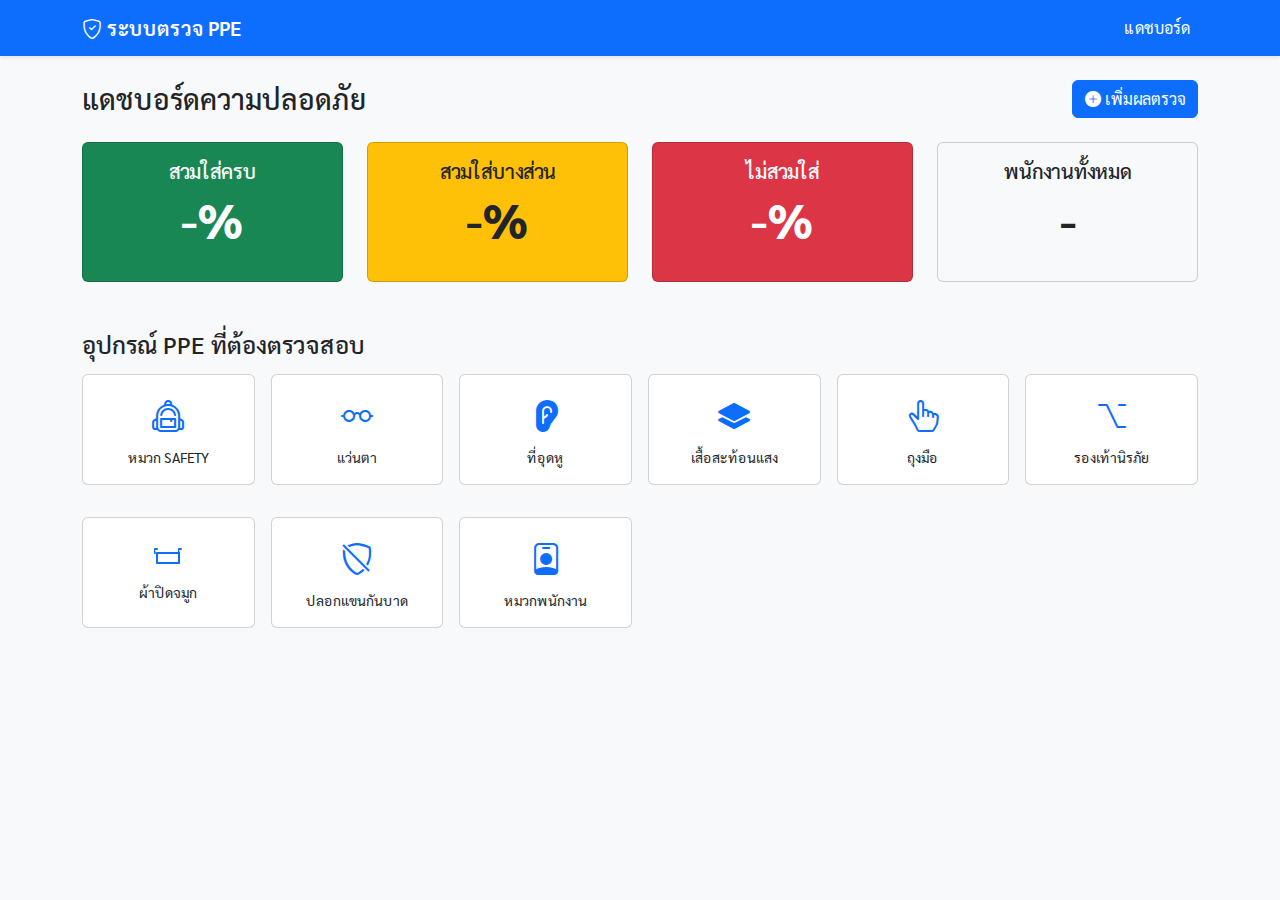
<file: index.html>
<!DOCTYPE html>
<html lang="th">
<head>
    <meta charset="UTF-8">
    <meta name="viewport" content="width=device-width, initial-scale=1.0">
    <title>Dashboard - ระบบตรวจ PPE</title>
    <link href="https://cdn.jsdelivr.net/npm/bootstrap@5.3.3/dist/css/bootstrap.min.css" rel="stylesheet">
    <link rel="stylesheet" href="https://cdn.jsdelivr.net/npm/bootstrap-icons@1.11.3/font/bootstrap-icons.min.css">
    <link rel="preconnect" href="https://fonts.googleapis.com">
    <link rel="preconnect" href="https://fonts.gstatic.com" crossorigin>
    <link href="https://fonts.googleapis.com/css2?family=Sarabun:wght@400;600;700&display=swap" rel="stylesheet">
    <link rel="stylesheet" href="css/style.css">
</head>
<body>

    <nav class="navbar navbar-expand-lg navbar-dark bg-primary shadow-sm">
        <div class="container">
            <a class="navbar-brand" href="index.html"><i class="bi bi-shield-check"></i> ระบบตรวจ PPE</a>
            <button class="navbar-toggler" type="button" data-bs-toggle="collapse" data-bs-target="#navbarNav">
                <span class="navbar-toggler-icon"></span>
            </button>
            <div class="collapse navbar-collapse" id="navbarNav">
                <ul class="navbar-nav ms-auto">
                    <li class="nav-item"><a class="nav-link active" href="index.html">แดชบอร์ด</a></li>

                </ul>
            </div>
        </div>
    </nav>

    <main class="container mt-4">
        <div class="d-flex justify-content-between align-items-center mb-4">
            <h1 class="h3 mb-0">แดชบอร์ดความปลอดภัย</h1>
            <a href="form.html" class="btn btn-primary"><i class="bi bi-plus-circle-fill"></i> เพิ่มผลตรวจ</a>
        </div>
        
        <div class="row g-4">
            <div class="col-lg-3 col-md-6">
                <div class="card text-center text-white bg-success h-100">
                    <div class="card-body">
                        <h5 class="card-title">สวมใส่ครบ</h5>
                        <p class="display-4 fw-bold" id="percent-complete">-%</p>
                    </div>
                </div>
            </div>
            <div class="col-lg-3 col-md-6">
                <div class="card text-center text-dark bg-warning h-100">
                    <div class="card-body">
                        <h5 class="card-title">สวมใส่บางส่วน</h5>
                        <p class="display-4 fw-bold" id="percent-partial">-%</p>
                    </div>
                </div>
            </div>
            <div class="col-lg-3 col-md-6">
                <div class="card text-center text-white bg-danger h-100">
                    <div class="card-body">
                        <h5 class="card-title">ไม่สวมใส่</h5>
                        <p class="display-4 fw-bold" id="percent-none">-%</p>
                    </div>
                </div>
            </div>
            <div class="col-lg-3 col-md-6">
                <div id="total-employees-card" class="card text-center text-dark bg-light h-100" style="cursor: pointer;" data-bs-toggle="modal" data-bs-target="#allInspectionsModal">
                    <div class="card-body">
                        <h5 class="card-title">พนักงานทั้งหมด</h5>
                        <p class="display-4 fw-bold" id="total-employees">-</p>
                    </div>
                </div>
            </div>
        </div>
        
<!-- Static PPE Items Section -->
        <h2 class="h4 mt-5 mb-3">อุปกรณ์ PPE ที่ต้องตรวจสอบ</h2>
        <div class="row g-3 text-center">
            <!-- หมวก SAFETY -->
            <div class="col-4 col-lg-2 col-md-3 mb-3">
                <div class="card p-3 h-100 d-flex flex-column justify-content-center align-items-center">
                    <i class="bi bi-backpack2 fs-2 text-primary"></i>
                    <small class="mt-2">หมวก SAFETY</small>
                </div>
            </div>
            <!-- แว่นตา -->
            <div class="col-4 col-lg-2 col-md-3 mb-3">
                <div class="card p-3 h-100 d-flex flex-column justify-content-center align-items-center">
                    <i class="bi bi-eyeglasses fs-2 text-primary"></i>
                    <small class="mt-2">แว่นตา</small>
                </div>
            </div>
            <!-- ที่อุดหู -->
            <div class="col-4 col-lg-2 col-md-3 mb-3">
                <div class="card p-3 h-100 d-flex flex-column justify-content-center align-items-center">
                    <i class="bi bi-ear-fill fs-2 text-primary"></i>
                    <small class="mt-2">ที่อุดหู</small>
                </div>
            </div>
            <!-- เสื้อสะท้อนแสง -->
            <div class="col-4 col-lg-2 col-md-3 mb-3">
                <div class="card p-3 h-100 d-flex flex-column justify-content-center align-items-center">
                    <i class="bi bi-layers-fill fs-2 text-primary"></i>
                    <small class="mt-2">เสื้อสะท้อนแสง</small>
                </div>
            </div>
             <!-- ถุงมือ -->
            <div class="col-4 col-lg-2 col-md-3 mb-3">
                <div class="card p-3 h-100 d-flex flex-column justify-content-center align-items-center">
                    <i class="bi bi-hand-index-thumb fs-2 text-primary"></i>
                    <small class="mt-2">ถุงมือ</small>
                </div>
            </div>
            <!-- รองเท้านิรภัย -->
            <div class="col-4 col-lg-2 col-md-3 mb-3">
                <div class="card p-3 h-100 d-flex flex-column justify-content-center align-items-center">
                    <i class="bi bi-option fs-2 text-primary"></i>
                    <small class="mt-2">รองเท้านิรภัย</small>
                </div>
            </div>
            <!-- ผ้าปิดจมูก -->
            <div class="col-4 col-lg-2 col-md-3 mb-3">
                 <div class="card p-3 h-100 d-flex flex-column justify-content-center align-items-center">
                    <svg xmlns="http://www.w3.org/2000/svg" width="32" height="32" fill="currentColor" class="bi text-primary" viewBox="0 0 16 16">
                        <path d="M13.5 5h-11a.5.5 0 0 0-.5.5v5a.5.5 0 0 0 .5.5h11a.5.5 0 0 0 .5-.5v-5a.5.5 0 0 0-.5-.5M13 10H3V6h10z"/>
                        <path d="M2 5.5a.5.5 0 0 1-1 0v-2A.5.5 0 0 1 1.5 3h1a.5.5 0 0 1 0 1h-1z"/>
                        <path d="M14 5.5a.5.5 0 0 1-1 0v-2a.5.5 0 0 1 .5-.5h1a.5.5 0 0 1 0 1h-1z"/>
                    </svg>
                    <small class="mt-2">ผ้าปิดจมูก</small>
                </div>
            </div>
             <!-- ปลอกแขนกันบาด -->
            <div class="col-4 col-lg-2 col-md-3 mb-3">
                <div class="card p-3 h-100 d-flex flex-column justify-content-center align-items-center">
                     <i class="bi bi-shield-slash fs-2 text-primary"></i>
                    <small class="mt-2">ปลอกแขนกันบาด</small>
                </div>
            </div>
             <!-- หมวกพนักงาน -->
            <div class="col-4 col-lg-2 col-md-3 mb-3">
                <div class="card p-3 h-100 d-flex flex-column justify-content-center align-items-center">
                     <i class="bi bi-person-badge fs-2 text-primary"></i>
                    <small class="mt-2">หมวกพนักงาน</small>
                </div>
            </div>
        </div>

    </main>

    <!-- Modal สำหรับแสดงประวัติการตรวจทั้งหมด -->
    <div class="modal fade" id="allInspectionsModal" tabindex="-1" aria-labelledby="allInspectionsModalLabel" aria-hidden="true">
        <div class="modal-dialog modal-xl modal-dialog-scrollable">
            <div class="modal-content">
                <div class="modal-header">
                    <h5 class="modal-title" id="allInspectionsModalLabel">ประวัติการตรวจทั้งหมด</h5>
                    <button type="button" class="btn-close" data-bs-dismiss="modal" aria-label="Close"></button>
                </div>
                <div class="modal-body">
                    <div class="table-responsive">
                        <table class="table table-striped table-hover">
                            <thead>
                                <tr>
                                    <th>วันที่/เวลา</th>
                                    <th>ชื่อ-สกุล</th>
                                    <th>แผนก</th>
                                    <th>ตำแหน่ง</th>
                                    <th>พื้นที่</th>
                                    <th>สถานะ</th>
                                    <th>ผู้ตรวจ</th>
                                </tr>
                            </thead>
                            <tbody id="all-inspections-table-body">
                                <!-- ข้อมูลจะถูกโหลดมาใส่ที่นี่ -->
                            </tbody>
                        </table>
                    </div>
                </div>
                <div class="modal-footer">
                    <button type="button" class="btn btn-secondary" data-bs-dismiss="modal">ปิด</button>
                </div>
            </div>
        </div>
    </div>

    <!-- Modal สำหรับแสดงรายละเอียดการตรวจ 1 รายการ -->
    <div class="modal fade" id="inspectionDetailModal" tabindex="-1" aria-labelledby="inspectionDetailModalLabel" aria-hidden="true">
        <div class="modal-dialog modal-lg">
            <div class="modal-content">
                <div class="modal-header">
                    <h5 class="modal-title" id="inspectionDetailModalLabel">รายละเอียดการตรวจ</h5>
                    <button type="button" class="btn-close" data-bs-dismiss="modal" aria-label="Close"></button>
                </div>
                <div class="modal-body" id="inspectionDetailModalBody">
                    <!-- รายละเอียดจะถูกโหลดมาใส่ที่นี่โดย JavaScript -->
                </div>
                <div class="modal-footer">
                    <button type="button" class="btn btn-secondary" data-bs-dismiss="modal">ปิด</button>
                </div>
            </div>
        </div>
    </div>

    <script src="https://cdn.jsdelivr.net/npm/bootstrap@5.3.3/dist/js/bootstrap.bundle.min.js"></script>
    <script src="js/dashboard.js"></script>
</body>
</html>
</file>
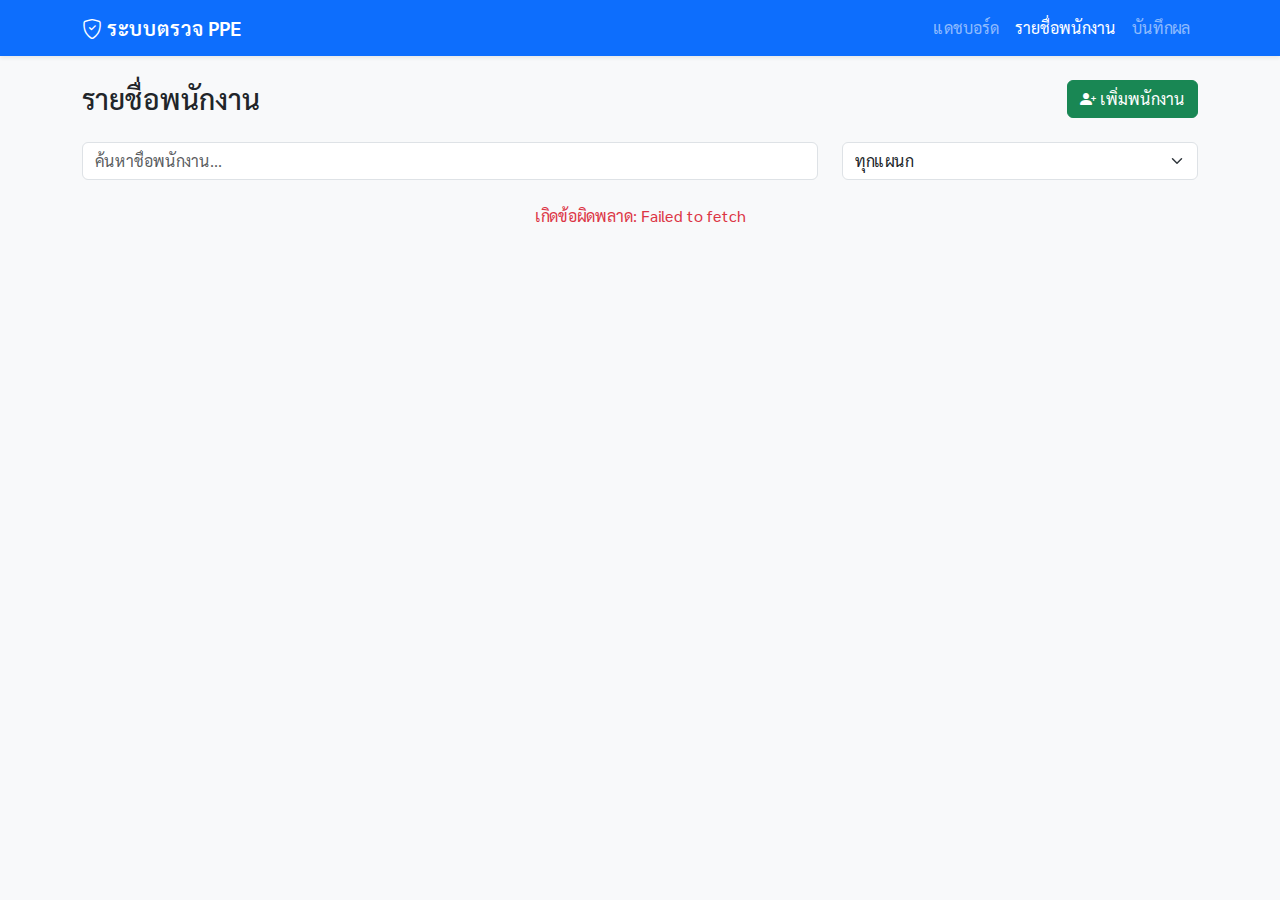
<file: employees.html>
<!DOCTYPE html>
<html lang="th">
<head>
    <meta charset="UTF-8">
    <meta name="viewport" content="width=device-width, initial-scale=1.0">
    <title>รายชื่อพนักงาน - ระบบตรวจ PPE</title>
    <link href="https://cdn.jsdelivr.net/npm/bootstrap@5.3.3/dist/css/bootstrap.min.css" rel="stylesheet">
    <link rel="stylesheet" href="https://cdn.jsdelivr.net/npm/bootstrap-icons@1.11.3/font/bootstrap-icons.min.css">
    <!-- Google Fonts -->
    <link rel="preconnect" href="https://fonts.googleapis.com">
    <link rel="preconnect" href="https://fonts.gstatic.com" crossorigin>
    <link href="https://fonts.googleapis.com/css2?family=Sarabun:wght@400;600;700&display=swap" rel="stylesheet">
    <link rel="stylesheet" href="css/style.css">
</head>
<body>

    <nav class="navbar navbar-expand-lg navbar-dark bg-primary shadow-sm">
        <div class="container">
            <a class="navbar-brand" href="index.html"><i class="bi bi-shield-check"></i> ระบบตรวจ PPE</a>
            <button class="navbar-toggler" type="button" data-bs-toggle="collapse" data-bs-target="#navbarNav">
                <span class="navbar-toggler-icon"></span>
            </button>
            <div class="collapse navbar-collapse" id="navbarNav">
                <ul class="navbar-nav ms-auto">
                    <li class="nav-item">
                        <a class="nav-link" href="index.html">แดชบอร์ด</a>
                    </li>
                    <li class="nav-item">
                        <a class="nav-link active" href="employees.html">รายชื่อพนักงาน</a>
                    </li>
                    <li class="nav-item">
                        <a class="nav-link" href="form.html">บันทึกผล</a>
                    </li>
               
                    
                </ul>
            </div>
        </div>
    </nav>

    <main class="container mt-4">
        <div class="d-flex justify-content-between align-items-center mb-4">
            <h1 class="h3 mb-0">รายชื่อพนักงาน</h1>
            <button class="btn btn-success" data-bs-toggle="modal" data-bs-target="#addEmployeeModal">
                <i class="bi bi-person-plus-fill"></i> เพิ่มพนักงาน
            </button>
        </div>

        <!-- Filters and Search -->
        <div class="row mb-4">
            <div class="col-md-8">
                <input type="text" id="searchInput" class="form-control" placeholder="ค้นหาชื่อพนักงาน...">
            </div>
            <div class="col-md-4">
                <select id="departmentFilter" class="form-select">
                    <option value="">ทุกแผนก</option>
                </select>
            </div>
        </div>

        <!-- Employee List Container -->
        <div id="employee-list-container" class="row g-4">
            <div id="loading-spinner" class="text-center">
                <div class="spinner-border text-primary" role="status">
                    <span class="visually-hidden">Loading...</span>
                </div>
                <p>กำลังโหลดข้อมูล...</p>
            </div>
        </div>
    </main>

    <!-- Template สำหรับการ์ดสรุปของพนักงาน -->
    <template id="employee-card-template">
        <div class="col-md-6 col-lg-4">
            <div class="card h-100 employee-summary-card" style="cursor: pointer;" data-bs-toggle="modal" data-bs-target="#inspectionHistoryModal">
                <div class="card-body pb-2">
                    <div class="d-flex justify-content-between align-items-start">
                        <div>
                            <h5 class="card-title mb-0 employee-name">ชื่อ-นามสกุล</h5>
                            <small class="text-muted employee-department">แผนก - รหัส</small>
                        </div>
                        <span class="badge latest-status-badge">สถานะล่าสุด</span>
                    </div>
                </div>
                <div class="card-footer bg-transparent border-top-0 pt-0">
                     <div class="text-muted small last-inspection-date">วันที่ตรวจล่าสุด: -</div>
                     <div class="text-muted small inspection-count-display">จำนวนครั้งที่ตรวจ: 0 ครั้ง</div>
                </div>
            </div>
        </div>
    </template>

    <!-- Modal สำหรับแสดงประวัติการตรวจทั้งหมด -->
    <div class="modal fade" id="inspectionHistoryModal" tabindex="-1" aria-labelledby="inspectionHistoryModalLabel" aria-hidden="true">
        <div class="modal-dialog modal-lg modal-dialog-scrollable">
            <div class="modal-content">
                <div class="modal-header">
                    <h5 class="modal-title" id="inspectionHistoryModalLabel">ประวัติการตรวจของ: <span></span></h5>
                    <button type="button" class="btn-close" data-bs-dismiss="modal" aria-label="Close"></button>
                </div>
                <div class="modal-body">
                    <div class="accordion" id="inspectionAccordion">
                        <!-- รายการประวัติจะถูกสร้างโดย JS ที่นี่ -->
                    </div>
                </div>
                <div class="modal-footer">
                    <button type="button" class="btn btn-secondary" data-bs-dismiss="modal">ปิด</button>
                </div>
            </div>
        </div>
    </div>

    <!-- (แก้ไข) Modal เพิ่มพนักงาน -->
    <div class="modal fade" id="addEmployeeModal" tabindex="-1" aria-labelledby="addEmployeeModalLabel" aria-hidden="true">
        <div class="modal-dialog">
            <div class="modal-content">
                <div class="modal-header">
                    <h5 class="modal-title" id="addEmployeeModalLabel">เพิ่มพนักงานใหม่</h5>
                    <button type="button" class="btn-close" data-bs-dismiss="modal" aria-label="Close"></button>
                </div>
                <div class="modal-body">
                    <form id="modal-add-employee-form">
                        <div class="mb-3">
                            <label for="modal-employee-name" class="form-label">ชื่อ-นามสกุล</label>
                            <input type="text" class="form-control" id="modal-employee-name" required>
                        </div>
                        <div class="mb-3">
                            <label for="modal-department-input" class="form-label">แผนก</label>
                            <input type="text" class="form-control" id="modal-department-input" placeholder="กรอกชื่อแผนก..." required>
                        </div>
                        <div id="modal-employee-form-status" class="mt-3"></div>
                    </form>
                </div>
                <div class="modal-footer">
                    <button type="button" class="btn btn-secondary" data-bs-dismiss="modal">ปิด</button>
                    <button type="submit" form="modal-add-employee-form" class="btn btn-primary">บันทึก</button>
                </div>
            </div>
        </div>
    </div>

    <script src="https://cdn.jsdelivr.net/npm/bootstrap@5.3.3/dist/js/bootstrap.bundle.min.js"></script>
    <script src="js/employees.js"></script>
</body>
</html>
</file>
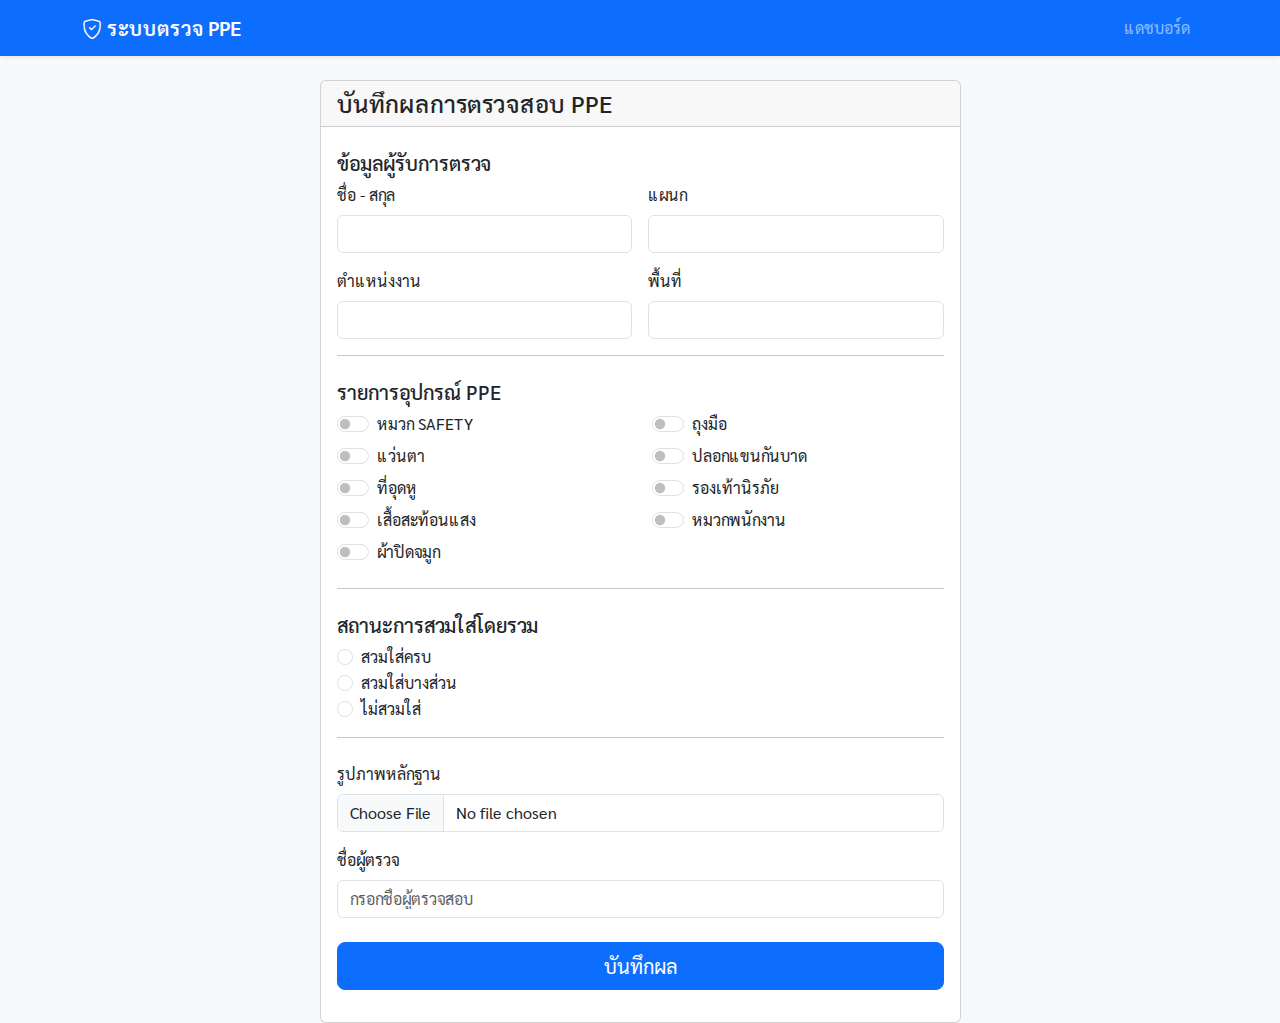
<file: form.html>
<!DOCTYPE html>
<html lang="th">
<head>
    <meta charset="UTF-8">
    <meta name="viewport" content="width=device-width, initial-scale=1.0">
    <title>บันทึกผลตรวจ - ระบบตรวจ PPE</title>
    <link href="https://cdn.jsdelivr.net/npm/bootstrap@5.3.3/dist/css/bootstrap.min.css" rel="stylesheet">
    <link rel="stylesheet" href="https://cdn.jsdelivr.net/npm/bootstrap-icons@1.11.3/font/bootstrap-icons.min.css">
    <link rel="preconnect" href="https://fonts.googleapis.com">
    <link rel="preconnect" href="https://fonts.gstatic.com" crossorigin>
    <link href="https://fonts.googleapis.com/css2?family=Sarabun:wght@400;600;700&display=swap" rel="stylesheet">
    <link rel="stylesheet" href="css/style.css">
</head>
<body>

    <nav class="navbar navbar-expand-lg navbar-dark bg-primary shadow-sm">
        <div class="container">
            <a class="navbar-brand" href="index.html"><i class="bi bi-shield-check"></i> ระบบตรวจ PPE</a>
            <button class="navbar-toggler" type="button" data-bs-toggle="collapse" data-bs-target="#navbarNav">
                <span class="navbar-toggler-icon"></span>
            </button>
            <div class="collapse navbar-collapse" id="navbarNav">
                <ul class="navbar-nav ms-auto">
                    <li class="nav-item"><a class="nav-link" href="index.html">แดชบอร์ด</a></li>

                </ul>
            </div>
        </div>
    </nav>

    <main class="container mt-4">
        <div class="row justify-content-center">
            <div class="col-md-8 col-lg-7">
                <div class="card">
                    <div class="card-header">
                        <h1 class="h4 mb-0">บันทึกผลการตรวจสอบ PPE</h1>
                    </div>
                    <div class="card-body">
                        <form id="inspection-form">
                            <!-- ส่วนกรอกข้อมูลพนักงาน -->
                            <h5 class="mt-2">ข้อมูลผู้รับการตรวจ</h5>
                            <div class="row g-3 mb-3">
                                <div class="col-md-6">
                                    <label for="fullName" class="form-label">ชื่อ - สกุล</label>
                                    <input type="text" class="form-control" id="fullName" required>
                                </div>
                                <div class="col-md-6">
                                    <label for="department" class="form-label">แผนก</label>
                                    <input type="text" class="form-control" id="department" required>
                                </div>
                                <div class="col-md-6">
                                    <label for="position" class="form-label">ตำแหน่งงาน</label>
                                    <input type="text" class="form-control" id="position" required>
                                </div>
                                <div class="col-md-6">
                                    <label for="area" class="form-label">พื้นที่</label>
                                    <input type="text" class="form-control" id="area" required>
                                </div>
                            </div>

                            <hr>
                            
                            <!-- ส่วนรายการอุปกรณ์ PPE -->
                            <h5 class="mt-4">รายการอุปกรณ์ PPE</h5>
                            <div id="ppe-checklist-container" class="row">
                                <div class="col-md-6">
                                    <div class="form-check form-switch mb-2">
                                        <input class="form-check-input" type="checkbox" id="ppe-SafetyHelmet" name="SafetyHelmet">
                                        <label class="form-check-label" for="ppe-SafetyHelmet">หมวก SAFETY</label>
                                    </div>
                                    <div class="form-check form-switch mb-2">
                                        <input class="form-check-input" type="checkbox" id="ppe-SafetyGoggles" name="SafetyGoggles">
                                        <label class="form-check-label" for="ppe-SafetyGoggles">แว่นตา</label>
                                    </div>
                                    <div class="form-check form-switch mb-2">
                                        <input class="form-check-input" type="checkbox" id="ppe-EarPlugs" name="EarPlugs">
                                        <label class="form-check-label" for="ppe-EarPlugs">ที่อุดหู</label>
                                    </div>
                                    <div class="form-check form-switch mb-2">
                                        <input class="form-check-input" type="checkbox" id="ppe-ReflectiveVest" name="ReflectiveVest">
                                        <label class="form-check-label" for="ppe-ReflectiveVest">เสื้อสะท้อนแสง</label>
                                    </div>
                                    <div class="form-check form-switch mb-2">
                                        <input class="form-check-input" type="checkbox" id="ppe-FaceMask" name="FaceMask">
                                        <label class="form-check-label" for="ppe-FaceMask">ผ้าปิดจมูก</label>
                                    </div>
                                </div>
                                <div class="col-md-6">
                                    <div class="form-check form-switch mb-2">
                                        <input class="form-check-input" type="checkbox" id="ppe-SafetyGloves" name="SafetyGloves">
                                        <label class="form-check-label" for="ppe-SafetyGloves">ถุงมือ</label>
                                    </div>
                                    <div class="form-check form-switch mb-2">
                                        <input class="form-check-input" type="checkbox" id="ppe-CutResistantSleeves" name="CutResistantSleeves">
                                        <label class="form-check-label" for="ppe-CutResistantSleeves">ปลอกแขนกันบาด</label>
                                    </div>
                                    <div class="form-check form-switch mb-2">
                                        <input class="form-check-input" type="checkbox" id="ppe-SafetyShoes" name="SafetyShoes">
                                        <label class="form-check-label" for="ppe-SafetyShoes">รองเท้านิรภัย</label>
                                    </div>
                                    <div class="form-check form-switch mb-2">
                                        <input class="form-check-input" type="checkbox" id="ppe-WorkerHat" name="WorkerHat">
                                        <label class="form-check-label" for="ppe-WorkerHat">หมวกพนักงาน</label>
                                    </div>
                                </div>
                            </div>

                            <hr>

                            <!-- ส่วนเลือกสถานะ -->
                            <h5 class="mt-4">สถานะการสวมใส่โดยรวม</h5>
                            <div class="mb-3">
                                <div class="form-check">
                                    <input class="form-check-input" type="radio" name="statusRadio" id="statusComplete" value="สวมใส่ครบ" required>
                                    <label class="form-check-label" for="statusComplete">สวมใส่ครบ</label>
                                </div>
                                <div class="form-check">
                                    <input class="form-check-input" type="radio" name="statusRadio" id="statusPartial" value="สวมใส่บางส่วน">
                                    <label class="form-check-label" for="statusPartial">สวมใส่บางส่วน</label>
                                </div>
                                <div class="form-check">
                                    <input class="form-check-input" type="radio" name="statusRadio" id="statusNone" value="ไม่สวมใส่">
                                    <label class="form-check-label" for="statusNone">ไม่สวมใส่</label>
                                </div>
                            </div>
                            
                            <hr>

                            <!-- ส่วนอัปโหลดรูปและผู้ตรวจ -->
                            <div class="mb-3 mt-4">
                                <label for="photo-upload" class="form-label">รูปภาพหลักฐาน</label>
                                <input class="form-control" type="file" id="photo-upload" accept="image/*">
                            </div>
                            <div class="mb-3">
                                <label for="inspector-name" class="form-label">ชื่อผู้ตรวจ</label>
                                <input type="text" class="form-control" id="inspector-name" placeholder="กรอกชื่อผู้ตรวจสอบ" required>
                            </div>

                            <!-- ปุ่มและสถานะ -->
                            <div class="d-grid mt-4">
                                <button type="submit" id="submit-button" class="btn btn-primary btn-lg">
                                    <span id="submit-text">บันทึกผล</span>
                                    <span id="submit-spinner" class="spinner-border spinner-border-sm" style="display: none;" role="status" aria-hidden="true"></span>
                                </button>
                            </div>
                            <div id="form-status" class="mt-3"></div>
                        </form>
                    </div>
                </div>
            </div>
        </div>
    </main>
    
    <script src="https://cdn.jsdelivr.net/npm/bootstrap@5.3.3/dist/js/bootstrap.bundle.min.js"></script>
    <script src="js/form.js"></script>
</body>
</html>
</file>
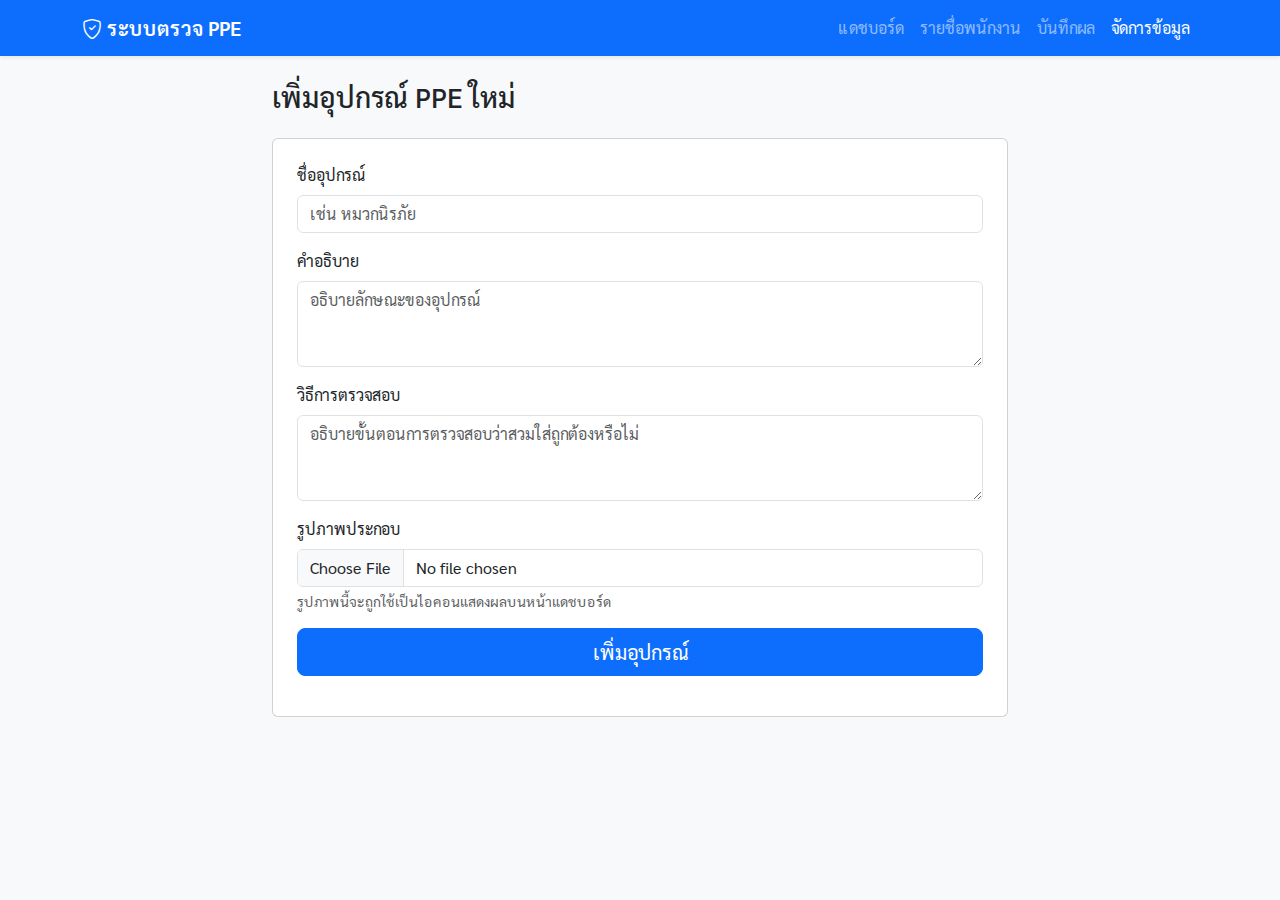
<file: management.html>
<!DOCTYPE html>
<html lang="th">
<head>
    <meta charset="UTF-8">
    <meta name="viewport" content="width=device-width, initial-scale=1.0">
    <title>จัดการอุปกรณ์ PPE - ระบบตรวจ PPE</title>
    <link href="https://cdn.jsdelivr.net/npm/bootstrap@5.3.3/dist/css/bootstrap.min.css" rel="stylesheet">
    <link rel="stylesheet" href="https://cdn.jsdelivr.net/npm/bootstrap-icons@1.11.3/font/bootstrap-icons.min.css">
    <link rel="preconnect" href="https://fonts.googleapis.com">
    <link rel="preconnect" href="https://fonts.gstatic.com" crossorigin>
    <link href="https://fonts.googleapis.com/css2?family=Sarabun:wght@400;600;700&display=swap" rel="stylesheet">
    <link rel="stylesheet" href="css/style.css">
</head>
<body>
    <nav class="navbar navbar-expand-lg navbar-dark bg-primary shadow-sm">
        <div class="container">
            <a class="navbar-brand" href="index.html"><i class="bi bi-shield-check"></i> ระบบตรวจ PPE</a>
            <button class="navbar-toggler" type="button" data-bs-toggle="collapse" data-bs-target="#navbarNav">
                <span class="navbar-toggler-icon"></span>
            </button>
            <div class="collapse navbar-collapse" id="navbarNav">
                <ul class="navbar-nav ms-auto">
                    <li class="nav-item"><a class="nav-link" href="index.html">แดชบอร์ด</a></li>
                    <li class="nav-item"><a class="nav-link" href="employees.html">รายชื่อพนักงาน</a></li>
                    <li class="nav-item"><a class="nav-link" href="form.html">บันทึกผล</a></li>
                    <li class="nav-item"><a class="nav-link active" href="management.html">จัดการข้อมูล</a></li>
                </ul>
            </div>
        </div>
    </nav>

    <main class="container mt-4">
        <div class="row justify-content-center">
            <div class="col-lg-8">
                <h1 class="h3 mb-4">เพิ่มอุปกรณ์ PPE ใหม่</h1>
                <div class="card">
                    <div class="card-body p-4">
                        <form id="add-ppe-form">
                            <div class="mb-3">
                                <label for="ppe-name" class="form-label">ชื่ออุปกรณ์</label>
                                <input type="text" class="form-control" id="ppe-name" placeholder="เช่น หมวกนิรภัย" required>
                            </div>
                            <!-- (แก้ไข) นำช่องกรอกคลาสไอคอนออก -->
                            <div class="mb-3">
                                <label for="ppe-description" class="form-label">คำอธิบาย</label>
                                <textarea class="form-control" id="ppe-description" rows="3" placeholder="อธิบายลักษณะของอุปกรณ์"></textarea>
                            </div>
                            <div class="mb-3">
                                <label for="ppe-method" class="form-label">วิธีการตรวจสอบ</label>
                                <textarea class="form-control" id="ppe-method" rows="3" placeholder="อธิบายขั้นตอนการตรวจสอบว่าสวมใส่ถูกต้องหรือไม่"></textarea>
                            </div>
                            <div class="mb-3">
                                <label for="ppe-image" class="form-label">รูปภาพประกอบ</label>
                                <input class="form-control" type="file" id="ppe-image" accept="image/*" required>
                                <div class="form-text">รูปภาพนี้จะถูกใช้เป็นไอคอนแสดงผลบนหน้าแดชบอร์ด</div>
                            </div>
                            <div class="d-grid">
                                <button type="submit" id="submit-button" class="btn btn-primary btn-lg">
                                    <span id="submit-text">เพิ่มอุปกรณ์</span>
                                    <span id="submit-spinner" class="spinner-border spinner-border-sm" style="display: none;" role="status" aria-hidden="true"></span>
                                </button>
                            </div>
                            <div id="ppe-form-status" class="mt-3"></div>
                        </form>
                    </div>
                </div>
            </div>
        </div>
    </main>

    <script src="https://cdn.jsdelivr.net/npm/bootstrap@5.3.3/dist/js/bootstrap.bundle.min.js"></script>
    <script src="js/management.js"></script>
</body>
</html>
</file>
<file: css/style.css>
/* =================================================================
//                 ระบบตรวจ PPE - Custom Stylesheet
// ================================================================= */

/* --- General Styling --- */
body {
    font-family: 'Sarabun', sans-serif; /* ใช้ฟอนต์ที่อ่านง่ายสำหรับภาษาไทย */
    background-color: #f8f9fa; /* สีพื้นหลังเทาอ่อน */
}

.navbar-brand {
    font-weight: 600; /* ทำให้ชื่อแบรนด์หนาขึ้นเล็กน้อย */
}

/* --- Dashboard Styling --- */
.card .display-4 {
    font-size: 3rem; /* ปรับขนาดตัวเลขใน card สรุปผล */
}

/* ทำให้ Card มีเงาเมื่อนำเมาส์ไปชี้ */
.card:hover {
    transform: translateY(-5px);
    box-shadow: 0 4px 20px rgba(0, 0, 0, 0.1);
    transition: all 0.3s ease-in-out;
}

/* --- Employee List Styling --- */
#employee-list-container .card {
    transition: all 0.3s ease;
}

.status-badge {
    font-size: 0.8rem;
    padding: 0.5em 0.7em;
}

.ppe-status-list .list-group-item {
    border: none; /* เอาเส้นขอบระหว่างรายการ PPE ออก */
    padding-left: 0;
    padding-right: 0;
}

/* --- Form Styling --- */
#inspection-form .form-check-label {
    cursor: pointer; /* เปลี่ยนเมาส์เป็นรูปมือเมื่อชี้ที่ label */
}

/* --- Custom Colors for Status --- */
.status-badge.bg-success {
    background-color: #198754 !important;
}

.status-badge.bg-warning {
    background-color: #ffc107 !important;
}

.status-badge.bg-danger {
    background-color: #dc3545 !important;
}

.status-badge.bg-secondary {
    background-color: #6c757d !important;
}

/* --- Spinner Alignment --- */
#submit-spinner {
    vertical-align: middle;
}

/* --- PPE Item Card Styling --- */
.ppe-item-card {
    cursor: pointer;
}

.ppe-card-image {
    width: 80px;
    height: 60px;
    object-fit: contain; /* ทำให้รูปภาพพอดีกับกรอบโดยไม่เสียสัดส่วน */
}


/* --- Responsive Adjustments --- */
@media (max-width: 768px) {
    .display-4 {
        font-size: 2.5rem;
    }
    h1.h3 {
        font-size: 1.5rem;
    }
}
</file>
